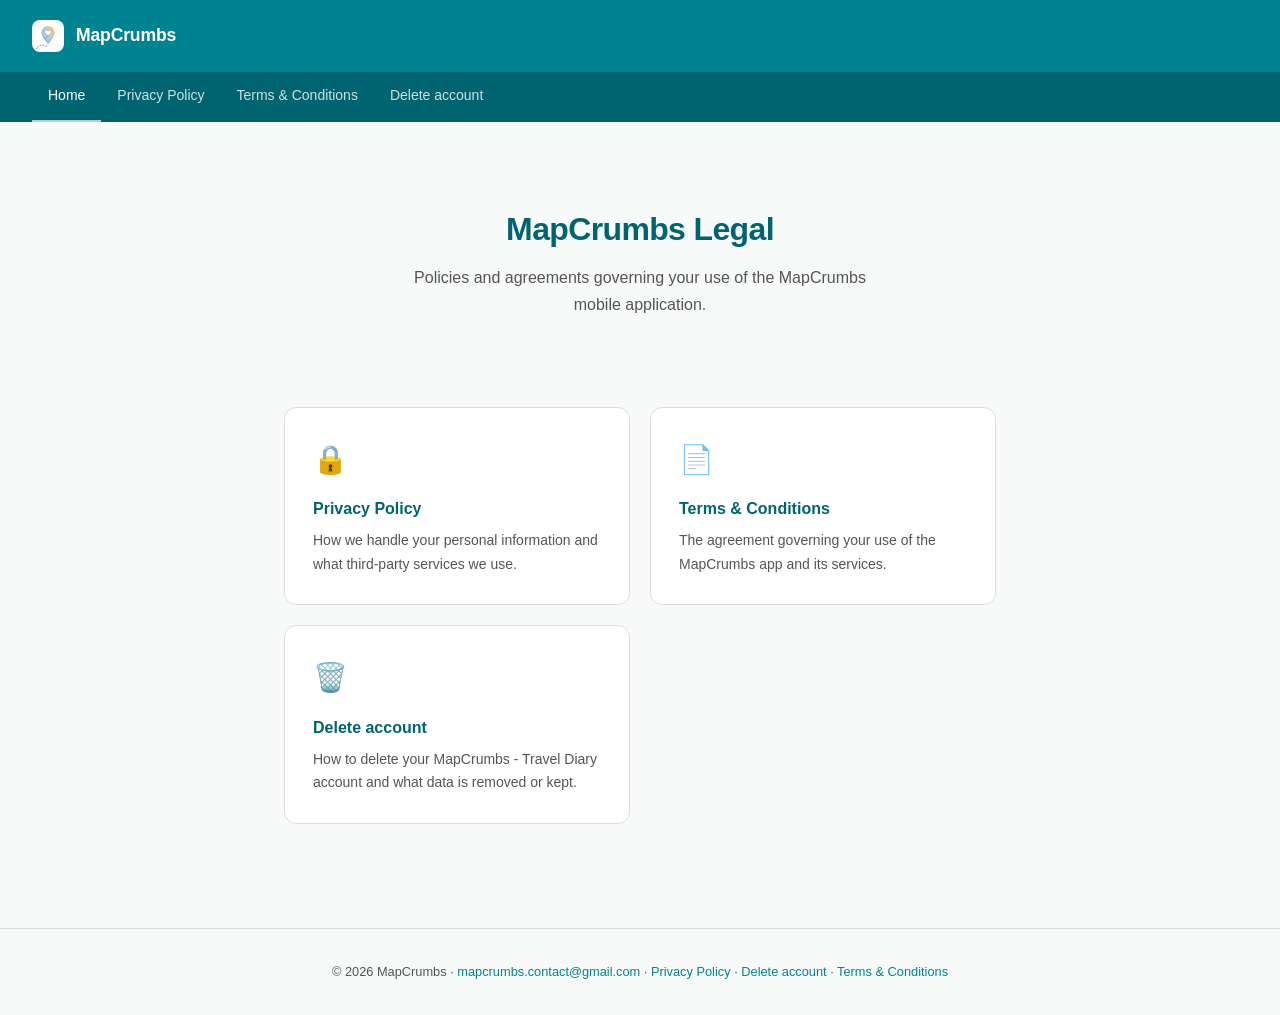
<file: index.html>
<!DOCTYPE html>
<html lang="en">
<head>
  <meta charset="UTF-8" />
  <meta name="viewport" content="width=device-width, initial-scale=1.0" />
  <title>MapCrumbs – Legal</title>
  <link rel="stylesheet" href="style.css" />
</head>
<body>

<header>
  <img src="icon.png" alt="MapCrumbs" style="width:32px;height:32px;border-radius:8px;" />
  <a href="index.html">MapCrumbs</a>
</header>

<nav>
  <a href="index.html" class="active">Home</a>
  <a href="privacy-policy.html">Privacy Policy</a>
  <a href="terms-and-conditions.html">Terms &amp; Conditions</a>
  <a href="delete-account.html">Delete account</a>
</nav>

<main>
  <div class="hero">
    <h1>MapCrumbs Legal</h1>
    <p>Policies and agreements governing your use of the MapCrumbs mobile application.</p>
  </div>

  <div class="home-grid">
    <a href="privacy-policy.html" class="home-card">
      <div class="icon">🔒</div>
      <h2>Privacy Policy</h2>
      <p>How we handle your personal information and what third-party services we use.</p>
    </a>
    <a href="terms-and-conditions.html" class="home-card">
      <div class="icon">📄</div>
      <h2>Terms &amp; Conditions</h2>
      <p>The agreement governing your use of the MapCrumbs app and its services.</p>
    </a>
    <a href="delete-account.html" class="home-card">
      <div class="icon">🗑️</div>
      <h2>Delete account</h2>
      <p>How to delete your MapCrumbs - Travel Diary account and what data is removed or kept.</p>
    </a>
  </div>
</main>

<footer>
  <p>© 2026 MapCrumbs · <a href="mailto:mapcrumbs.contact@gmail.com">mapcrumbs.contact@gmail.com</a> · <a href="privacy-policy.html">Privacy Policy</a> · <a href="delete-account.html">Delete account</a> · <a href="terms-and-conditions.html">Terms &amp; Conditions</a></p>
</footer>

</body>
</html>
</file>
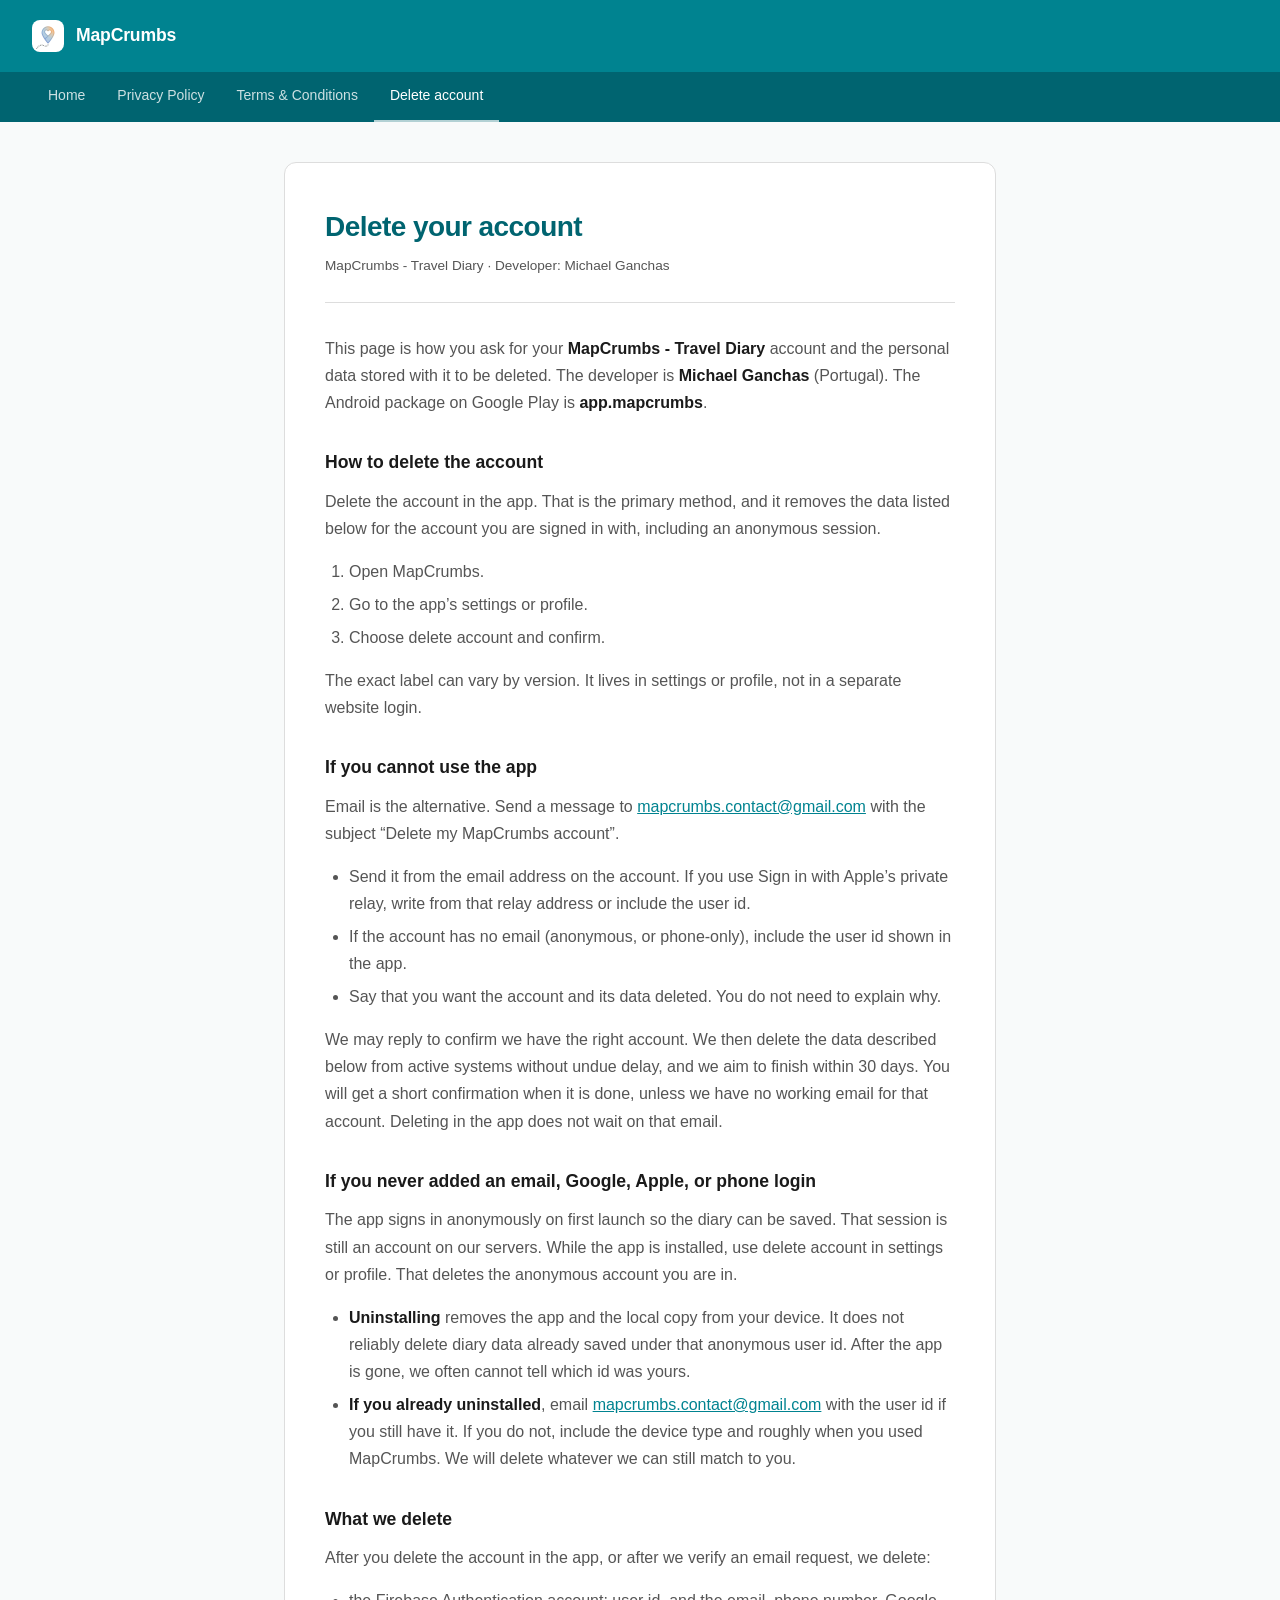
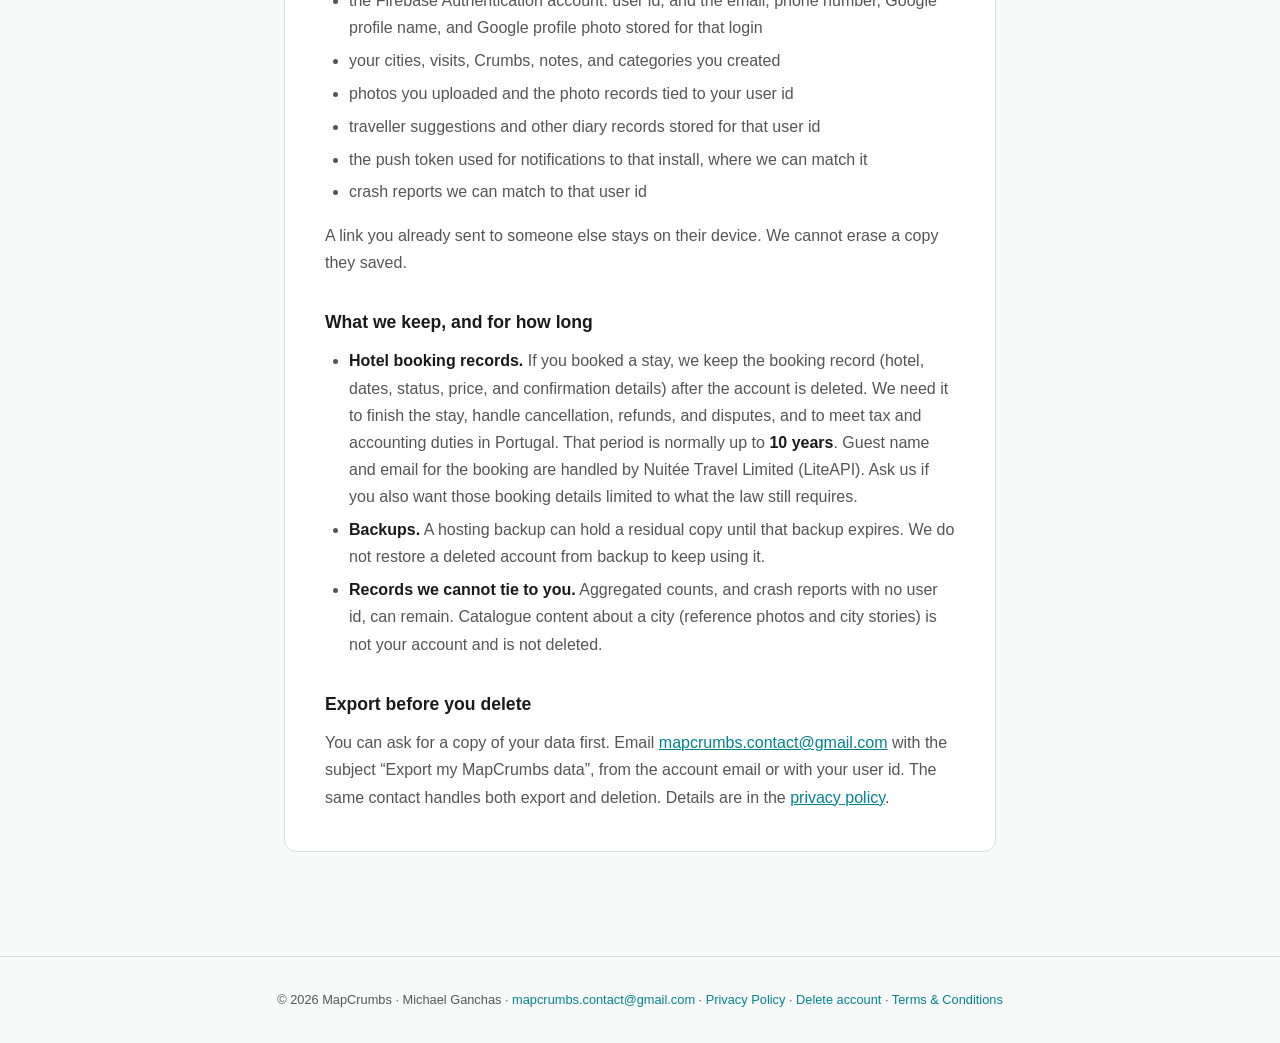
<file: delete-account.html>
<!DOCTYPE html>
<html lang="en">
<head>
  <meta charset="UTF-8" />
  <meta name="viewport" content="width=device-width, initial-scale=1.0" />
  <title>Delete your account – MapCrumbs - Travel Diary</title>
  <link rel="stylesheet" href="style.css" />
</head>
<body>

<header>
  <img src="icon.png" alt="MapCrumbs" style="width:32px;height:32px;border-radius:8px;" />
  <a href="index.html">MapCrumbs</a>
</header>

<nav>
  <a href="index.html">Home</a>
  <a href="privacy-policy.html">Privacy Policy</a>
  <a href="terms-and-conditions.html">Terms &amp; Conditions</a>
  <a href="delete-account.html" class="active">Delete account</a>
</nav>

<main>
  <div class="card">
    <h1>Delete your account</h1>
    <p class="meta">MapCrumbs - Travel Diary · Developer: Michael Ganchas</p>

    <p>This page is how you ask for your <strong>MapCrumbs - Travel Diary</strong> account and the personal data stored with it to be deleted. The developer is <strong>Michael Ganchas</strong> (Portugal). The Android package on Google Play is <strong>app.mapcrumbs</strong>.</p>

    <h2>How to delete the account</h2>
    <p>Delete the account in the app. That is the primary method, and it removes the data listed below for the account you are signed in with, including an anonymous session.</p>
    <ol>
      <li>Open MapCrumbs.</li>
      <li>Go to the app’s settings or profile.</li>
      <li>Choose delete account and confirm.</li>
    </ol>
    <p>The exact label can vary by version. It lives in settings or profile, not in a separate website login.</p>

    <h2>If you cannot use the app</h2>
    <p>Email is the alternative. Send a message to <a class="inline" href="mailto:mapcrumbs.contact@gmail.com?subject=Delete%20my%20MapCrumbs%20account">mapcrumbs.contact@gmail.com</a> with the subject “Delete my MapCrumbs account”.</p>
    <ul>
      <li>Send it from the email address on the account. If you use Sign in with Apple’s private relay, write from that relay address or include the user id.</li>
      <li>If the account has no email (anonymous, or phone-only), include the user id shown in the app.</li>
      <li>Say that you want the account and its data deleted. You do not need to explain why.</li>
    </ul>
    <p>We may reply to confirm we have the right account. We then delete the data described below from active systems without undue delay, and we aim to finish within 30 days. You will get a short confirmation when it is done, unless we have no working email for that account. Deleting in the app does not wait on that email.</p>

    <h2>If you never added an email, Google, Apple, or phone login</h2>
    <p>The app signs in anonymously on first launch so the diary can be saved. That session is still an account on our servers. While the app is installed, use delete account in settings or profile. That deletes the anonymous account you are in.</p>
    <ul>
      <li><strong>Uninstalling</strong> removes the app and the local copy from your device. It does not reliably delete diary data already saved under that anonymous user id. After the app is gone, we often cannot tell which id was yours.</li>
      <li><strong>If you already uninstalled</strong>, email <a class="inline" href="mailto:mapcrumbs.contact@gmail.com">mapcrumbs.contact@gmail.com</a> with the user id if you still have it. If you do not, include the device type and roughly when you used MapCrumbs. We will delete whatever we can still match to you.</li>
    </ul>

    <h2>What we delete</h2>
    <p>After you delete the account in the app, or after we verify an email request, we delete:</p>
    <ul>
      <li>the Firebase Authentication account: user id, and the email, phone number, Google profile name, and Google profile photo stored for that login</li>
      <li>your cities, visits, Crumbs, notes, and categories you created</li>
      <li>photos you uploaded and the photo records tied to your user id</li>
      <li>traveller suggestions and other diary records stored for that user id</li>
      <li>the push token used for notifications to that install, where we can match it</li>
      <li>crash reports we can match to that user id</li>
    </ul>
    <p>A link you already sent to someone else stays on their device. We cannot erase a copy they saved.</p>

    <h2>What we keep, and for how long</h2>
    <ul>
      <li><strong>Hotel booking records.</strong> If you booked a stay, we keep the booking record (hotel, dates, status, price, and confirmation details) after the account is deleted. We need it to finish the stay, handle cancellation, refunds, and disputes, and to meet tax and accounting duties in Portugal. That period is normally up to <strong>10 years</strong>. Guest name and email for the booking are handled by Nuitée Travel Limited (LiteAPI). Ask us if you also want those booking details limited to what the law still requires.</li>
      <li><strong>Backups.</strong> A hosting backup can hold a residual copy until that backup expires. We do not restore a deleted account from backup to keep using it.</li>
      <li><strong>Records we cannot tie to you.</strong> Aggregated counts, and crash reports with no user id, can remain. Catalogue content about a city (reference photos and city stories) is not your account and is not deleted.</li>
    </ul>

    <h2>Export before you delete</h2>
    <p>You can ask for a copy of your data first. Email <a class="inline" href="mailto:mapcrumbs.contact@gmail.com">mapcrumbs.contact@gmail.com</a> with the subject “Export my MapCrumbs data”, from the account email or with your user id. The same contact handles both export and deletion. Details are in the <a class="inline" href="privacy-policy.html">privacy policy</a>.</p>
  </div>
</main>

<footer>
  <p>© 2026 MapCrumbs · Michael Ganchas · <a href="mailto:mapcrumbs.contact@gmail.com">mapcrumbs.contact@gmail.com</a> · <a href="privacy-policy.html">Privacy Policy</a> · <a href="delete-account.html">Delete account</a> · <a href="terms-and-conditions.html">Terms &amp; Conditions</a></p>
</footer>

</body>
</html>
</file>
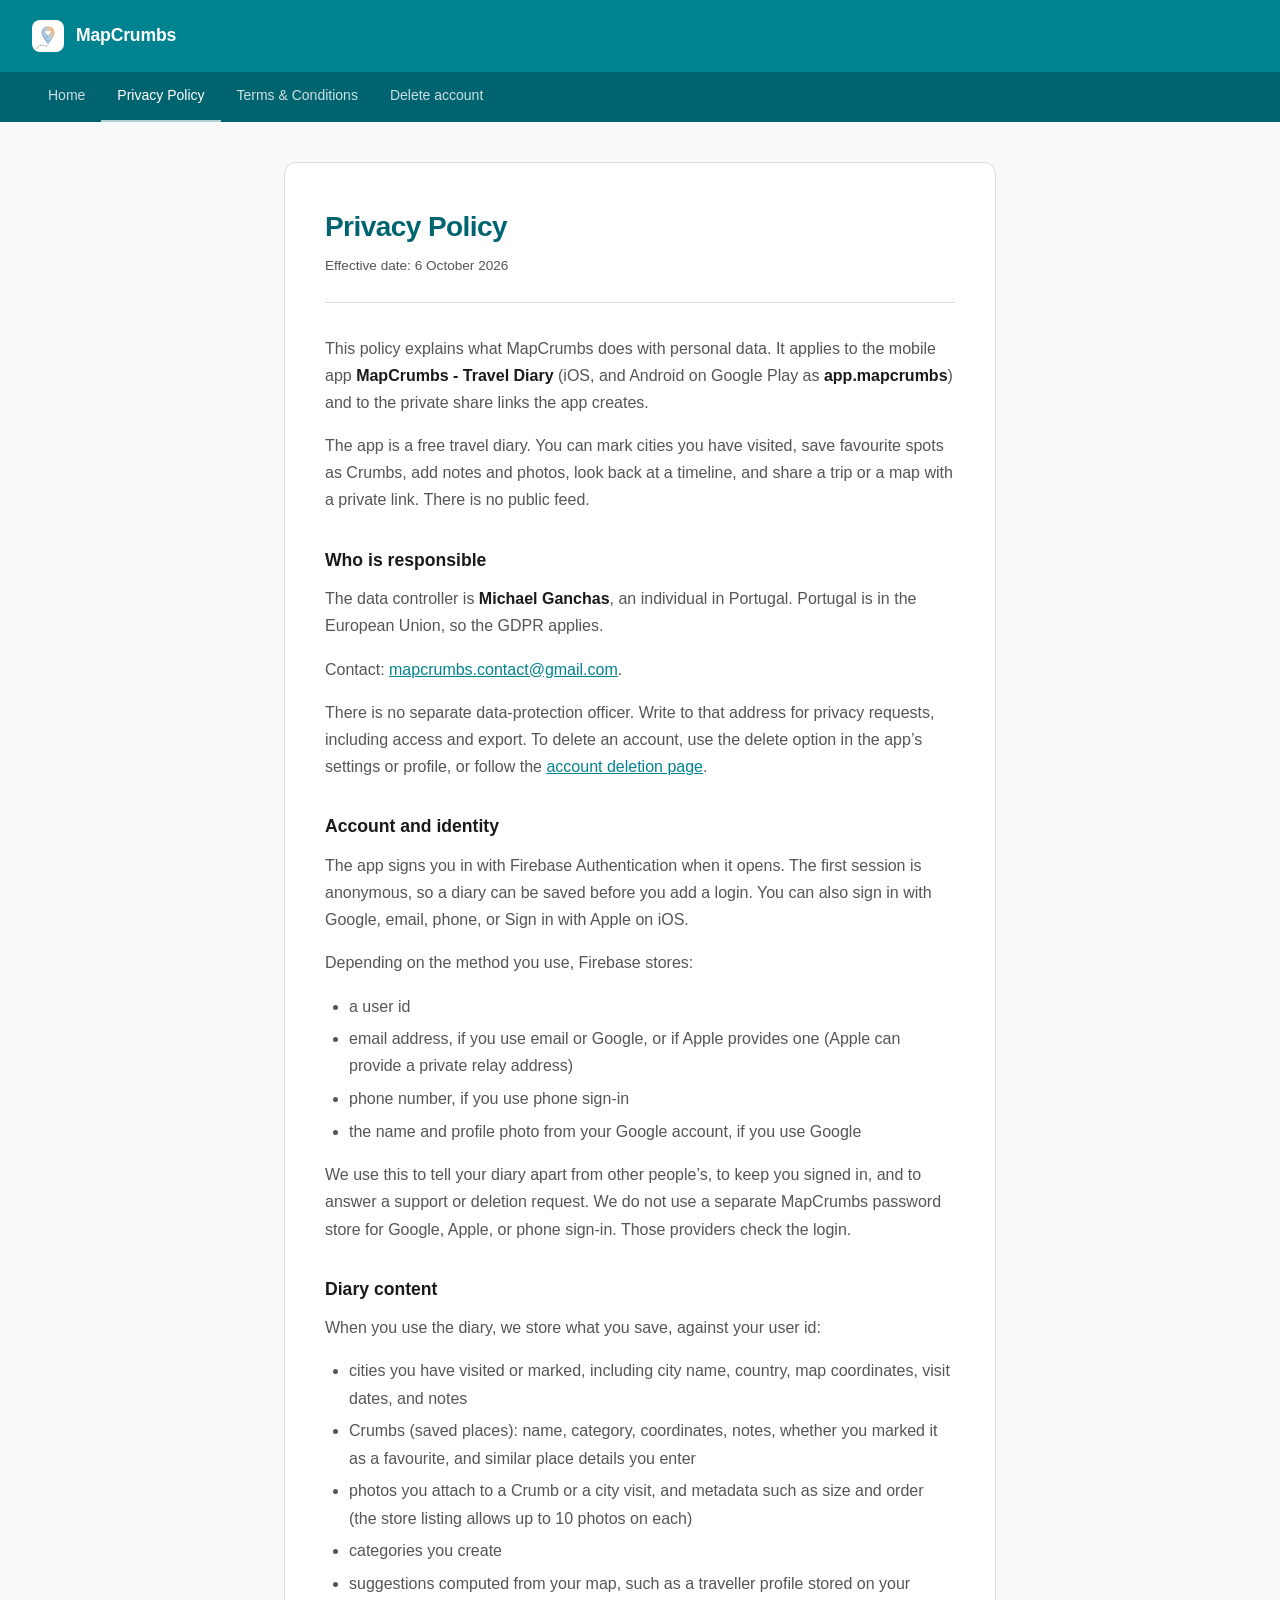
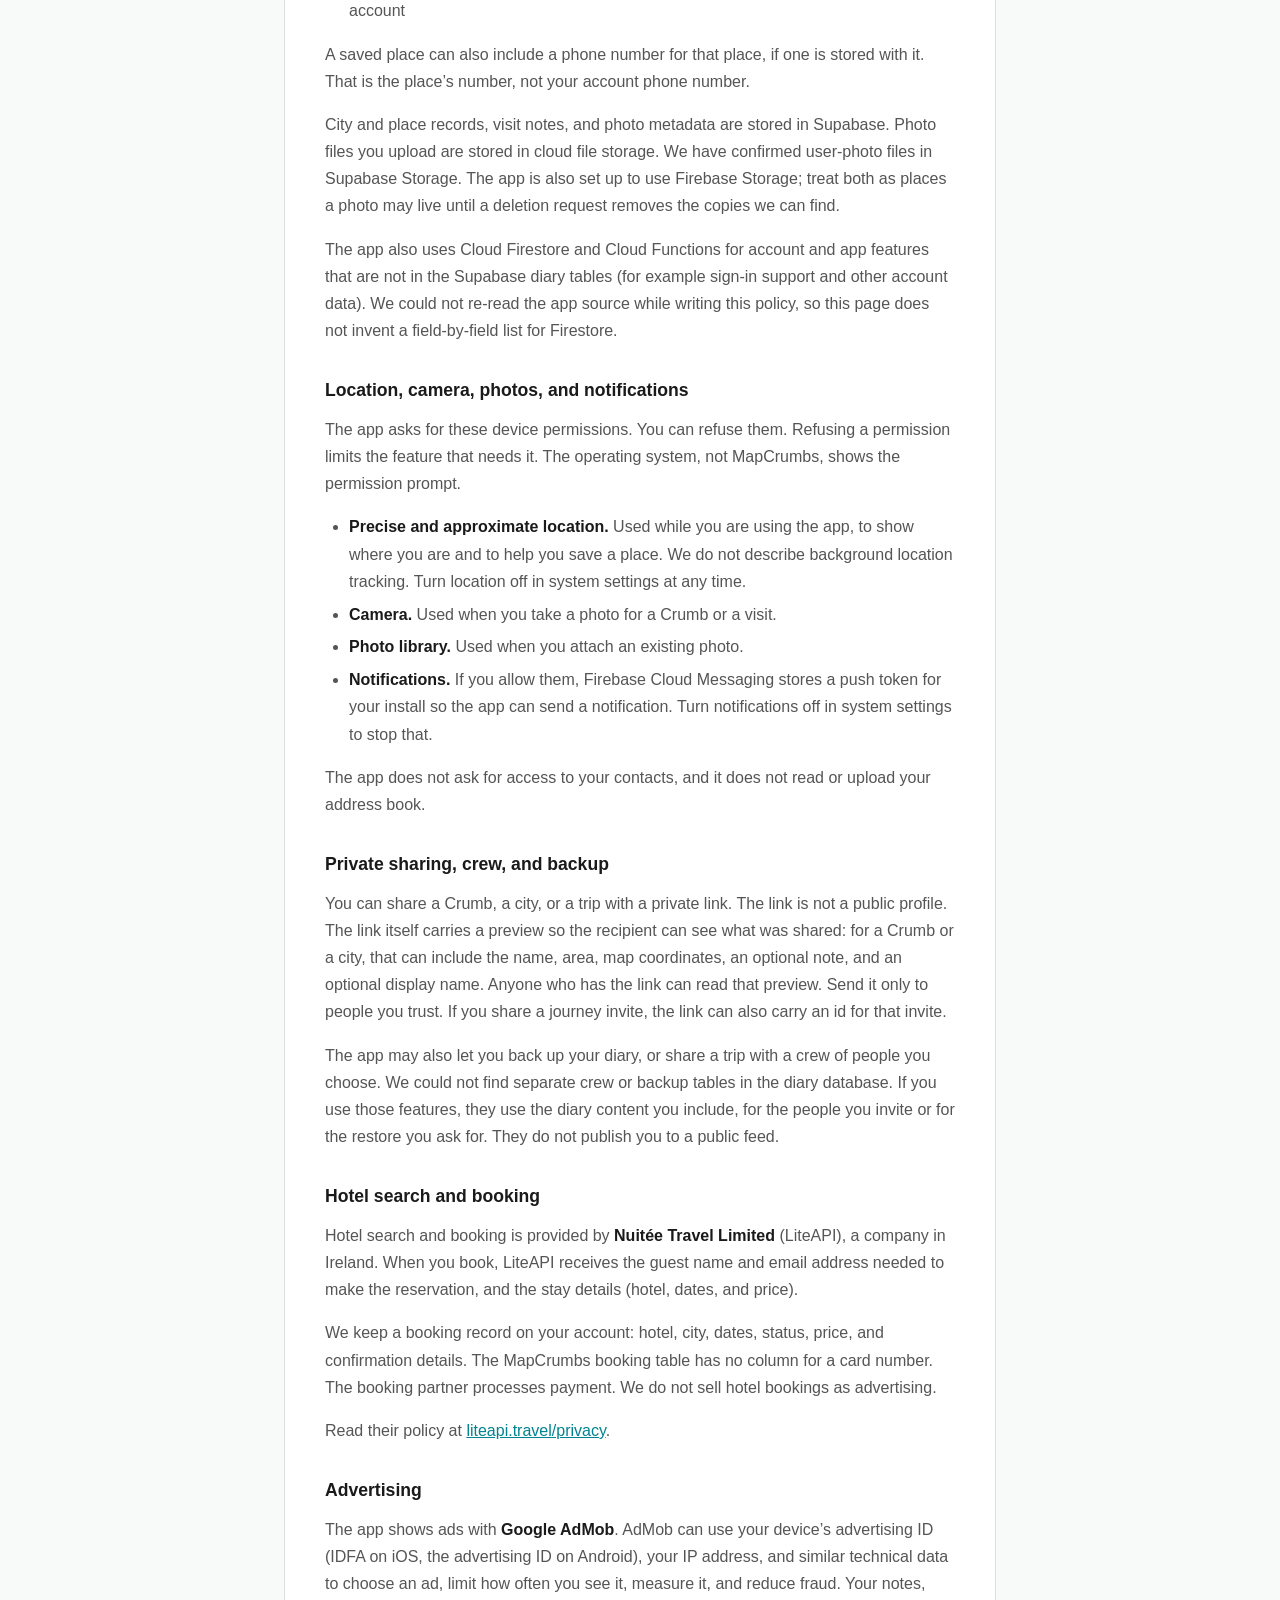
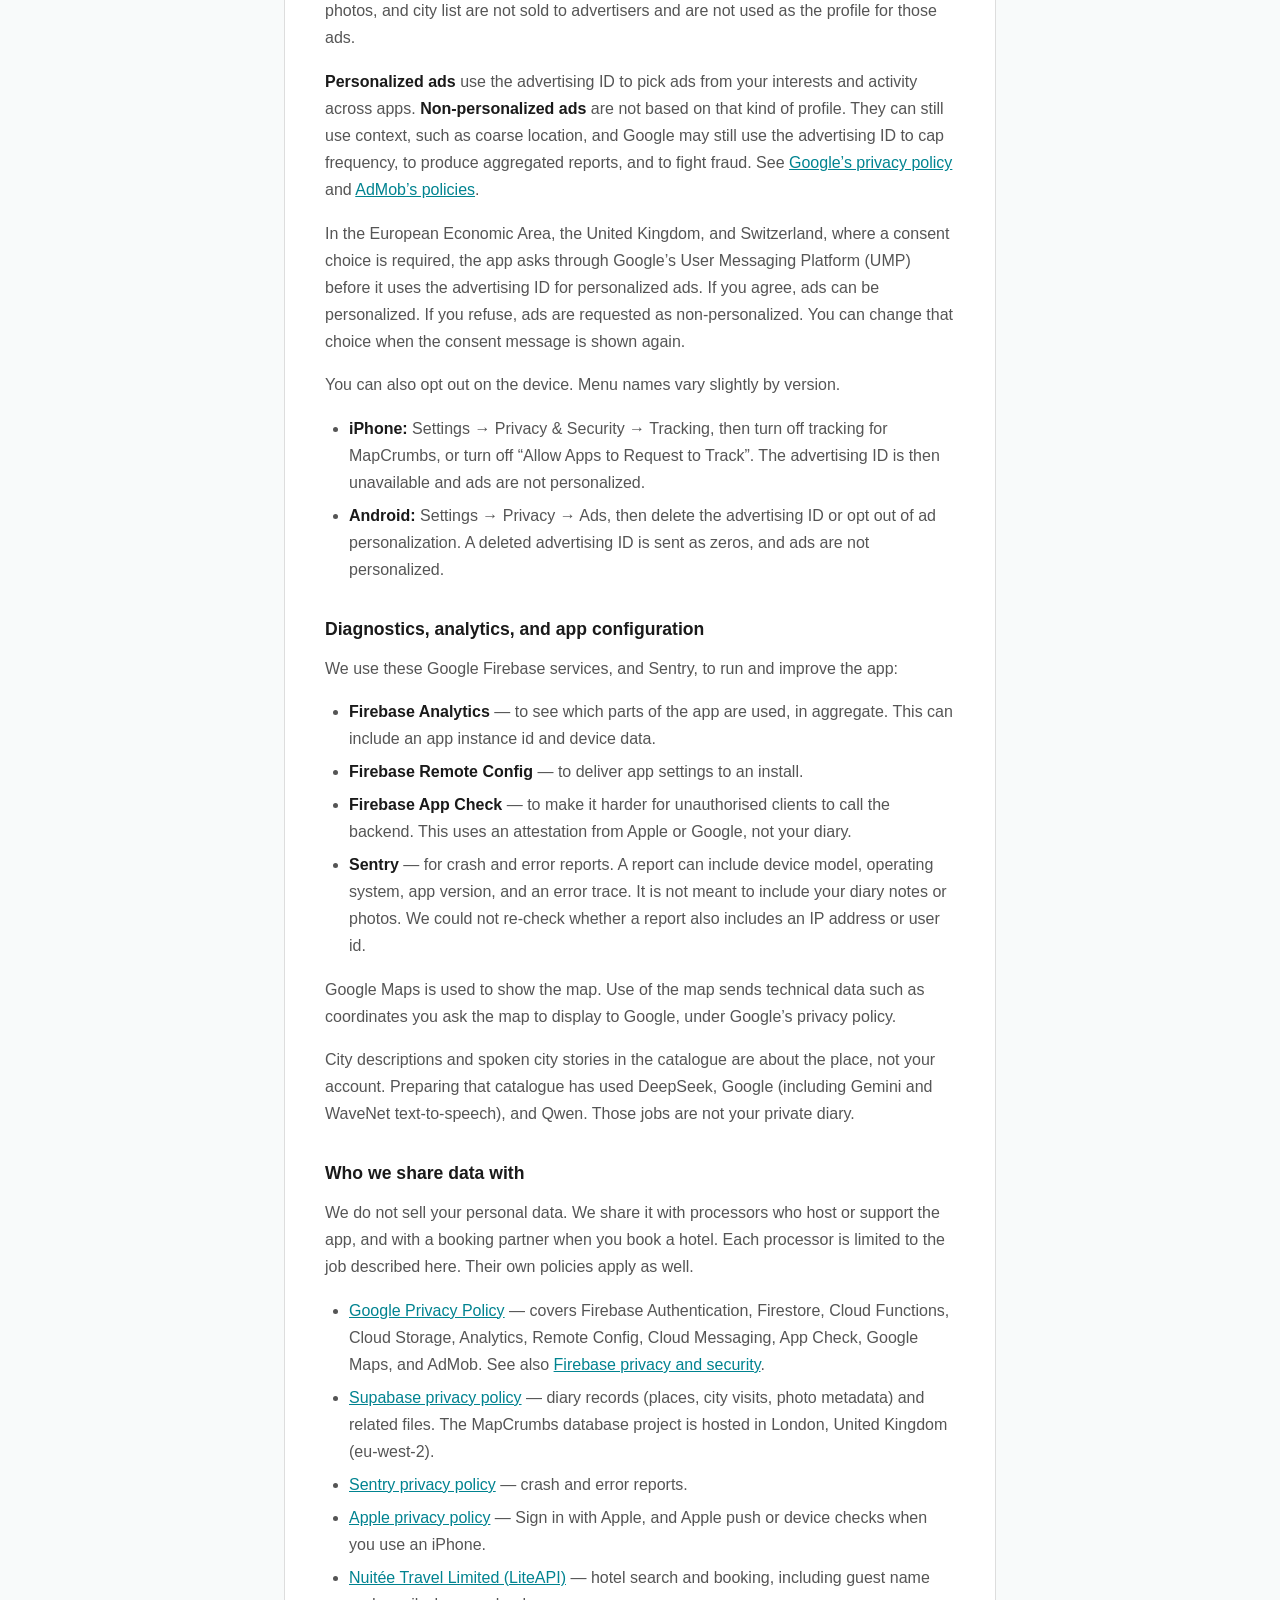
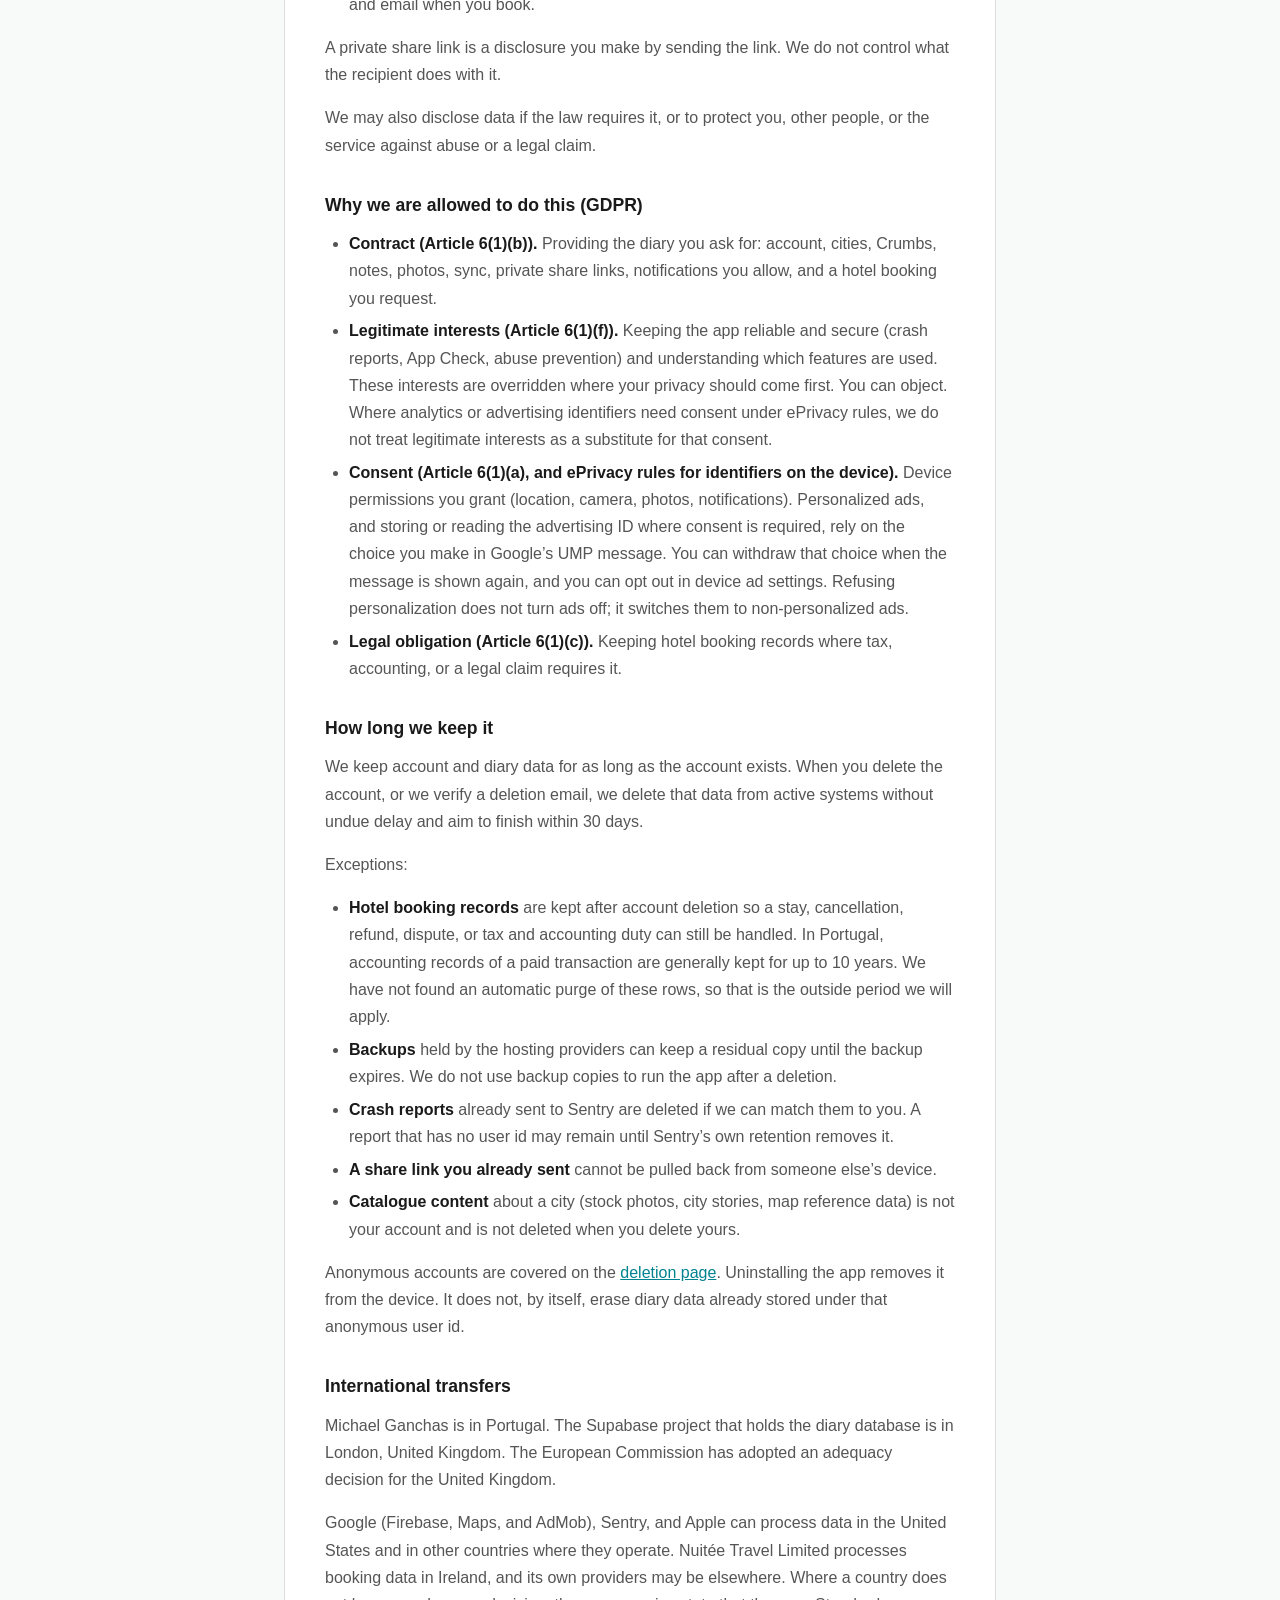
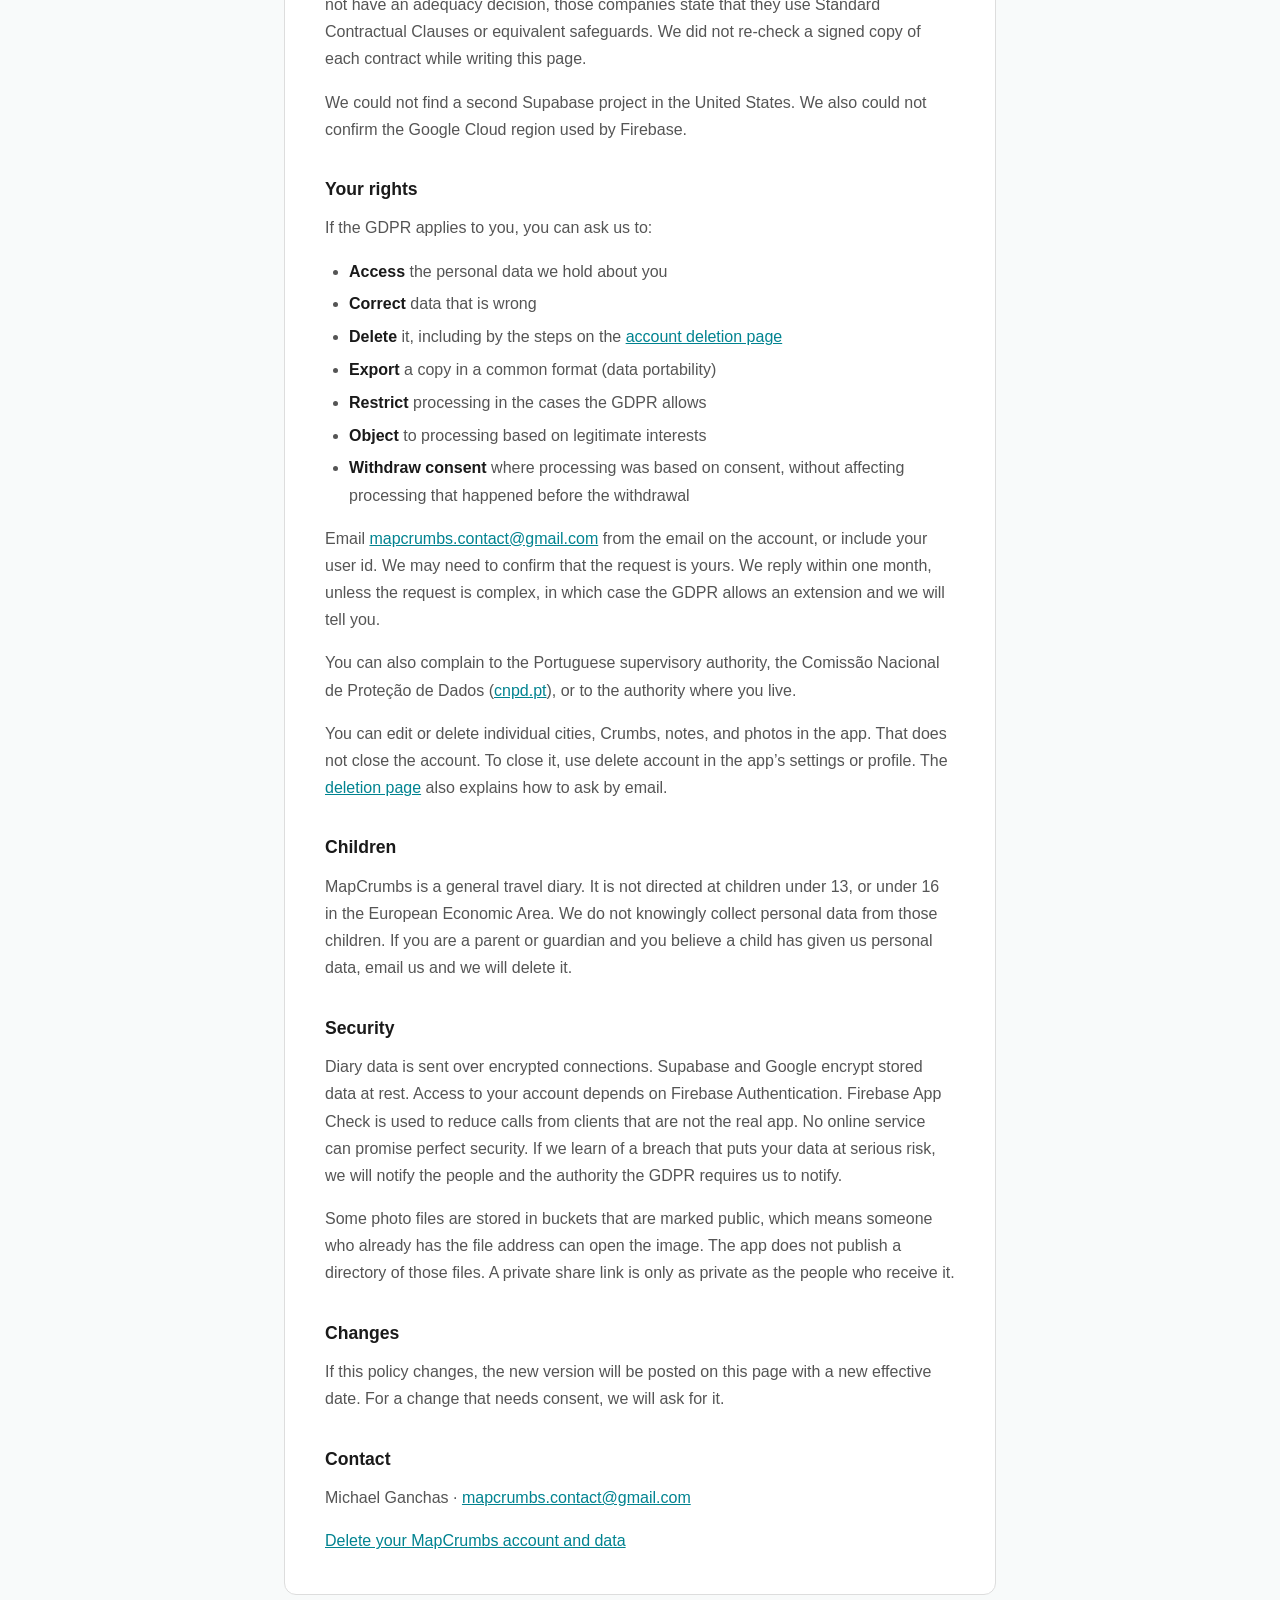
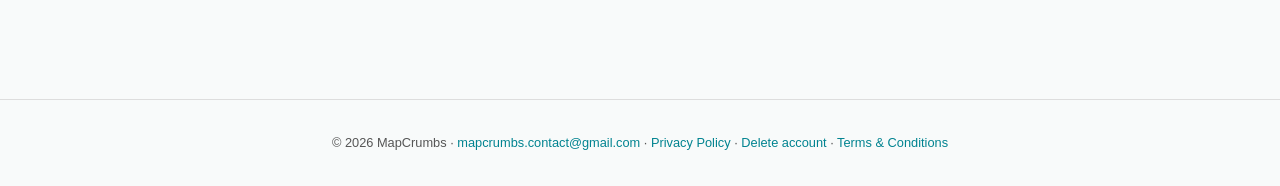
<file: privacy-policy.html>
<!DOCTYPE html>
<html lang="en">
<head>
  <meta charset="UTF-8" />
  <meta name="viewport" content="width=device-width, initial-scale=1.0" />
  <title>Privacy Policy – MapCrumbs</title>
  <link rel="stylesheet" href="style.css" />
</head>
<body>

<header>
  <img src="icon.png" alt="MapCrumbs" style="width:32px;height:32px;border-radius:8px;" />
  <a href="index.html">MapCrumbs</a>
</header>

<nav>
  <a href="index.html">Home</a>
  <a href="privacy-policy.html" class="active">Privacy Policy</a>
  <a href="terms-and-conditions.html">Terms &amp; Conditions</a>
  <a href="delete-account.html">Delete account</a>
</nav>

<main>
  <div class="card">
    <h1>Privacy Policy</h1>
    <p class="meta">Effective date: 6 October 2026</p>

    <p>This policy explains what MapCrumbs does with personal data. It applies to the mobile app <strong>MapCrumbs - Travel Diary</strong> (iOS, and Android on Google Play as <strong>app.mapcrumbs</strong>) and to the private share links the app creates.</p>

    <p>The app is a free travel diary. You can mark cities you have visited, save favourite spots as Crumbs, add notes and photos, look back at a timeline, and share a trip or a map with a private link. There is no public feed.</p>

    <h2>Who is responsible</h2>
    <p>The data controller is <strong>Michael Ganchas</strong>, an individual in Portugal. Portugal is in the European Union, so the GDPR applies.</p>
    <p>Contact: <a class="inline" href="mailto:mapcrumbs.contact@gmail.com">mapcrumbs.contact@gmail.com</a>.</p>
    <p>There is no separate data-protection officer. Write to that address for privacy requests, including access and export. To delete an account, use the delete option in the app’s settings or profile, or follow the <a class="inline" href="delete-account.html">account deletion page</a>.</p>

    <h2>Account and identity</h2>
    <p>The app signs you in with Firebase Authentication when it opens. The first session is anonymous, so a diary can be saved before you add a login. You can also sign in with Google, email, phone, or Sign in with Apple on iOS.</p>
    <p>Depending on the method you use, Firebase stores:</p>
    <ul>
      <li>a user id</li>
      <li>email address, if you use email or Google, or if Apple provides one (Apple can provide a private relay address)</li>
      <li>phone number, if you use phone sign-in</li>
      <li>the name and profile photo from your Google account, if you use Google</li>
    </ul>
    <p>We use this to tell your diary apart from other people’s, to keep you signed in, and to answer a support or deletion request. We do not use a separate MapCrumbs password store for Google, Apple, or phone sign-in. Those providers check the login.</p>

    <h2>Diary content</h2>
    <p>When you use the diary, we store what you save, against your user id:</p>
    <ul>
      <li>cities you have visited or marked, including city name, country, map coordinates, visit dates, and notes</li>
      <li>Crumbs (saved places): name, category, coordinates, notes, whether you marked it as a favourite, and similar place details you enter</li>
      <li>photos you attach to a Crumb or a city visit, and metadata such as size and order (the store listing allows up to 10 photos on each)</li>
      <li>categories you create</li>
      <li>suggestions computed from your map, such as a traveller profile stored on your account</li>
    </ul>
    <p>A saved place can also include a phone number for that place, if one is stored with it. That is the place’s number, not your account phone number.</p>
    <p>City and place records, visit notes, and photo metadata are stored in Supabase. Photo files you upload are stored in cloud file storage. We have confirmed user-photo files in Supabase Storage. The app is also set up to use Firebase Storage; treat both as places a photo may live until a deletion request removes the copies we can find.</p>
    <p>The app also uses Cloud Firestore and Cloud Functions for account and app features that are not in the Supabase diary tables (for example sign-in support and other account data). We could not re-read the app source while writing this policy, so this page does not invent a field-by-field list for Firestore.</p>

    <h2>Location, camera, photos, and notifications</h2>
    <p>The app asks for these device permissions. You can refuse them. Refusing a permission limits the feature that needs it. The operating system, not MapCrumbs, shows the permission prompt.</p>
    <ul>
      <li><strong>Precise and approximate location.</strong> Used while you are using the app, to show where you are and to help you save a place. We do not describe background location tracking. Turn location off in system settings at any time.</li>
      <li><strong>Camera.</strong> Used when you take a photo for a Crumb or a visit.</li>
      <li><strong>Photo library.</strong> Used when you attach an existing photo.</li>
      <li><strong>Notifications.</strong> If you allow them, Firebase Cloud Messaging stores a push token for your install so the app can send a notification. Turn notifications off in system settings to stop that.</li>
    </ul>
    <p>The app does not ask for access to your contacts, and it does not read or upload your address book.</p>

    <h2>Private sharing, crew, and backup</h2>
    <p>You can share a Crumb, a city, or a trip with a private link. The link is not a public profile. The link itself carries a preview so the recipient can see what was shared: for a Crumb or a city, that can include the name, area, map coordinates, an optional note, and an optional display name. Anyone who has the link can read that preview. Send it only to people you trust. If you share a journey invite, the link can also carry an id for that invite.</p>
    <p>The app may also let you back up your diary, or share a trip with a crew of people you choose. We could not find separate crew or backup tables in the diary database. If you use those features, they use the diary content you include, for the people you invite or for the restore you ask for. They do not publish you to a public feed.</p>

    <h2>Hotel search and booking</h2>
    <p>Hotel search and booking is provided by <strong>Nuitée Travel Limited</strong> (LiteAPI), a company in Ireland. When you book, LiteAPI receives the guest name and email address needed to make the reservation, and the stay details (hotel, dates, and price).</p>
    <p>We keep a booking record on your account: hotel, city, dates, status, price, and confirmation details. The MapCrumbs booking table has no column for a card number. The booking partner processes payment. We do not sell hotel bookings as advertising.</p>
    <p>Read their policy at <a class="inline" href="https://liteapi.travel/privacy/" target="_blank" rel="noopener">liteapi.travel/privacy</a>.</p>

    <h2>Advertising</h2>
    <p>The app shows ads with <strong>Google AdMob</strong>. AdMob can use your device’s advertising ID (IDFA on iOS, the advertising ID on Android), your IP address, and similar technical data to choose an ad, limit how often you see it, measure it, and reduce fraud. Your notes, photos, and city list are not sold to advertisers and are not used as the profile for those ads.</p>
    <p><strong>Personalized ads</strong> use the advertising ID to pick ads from your interests and activity across apps. <strong>Non-personalized ads</strong> are not based on that kind of profile. They can still use context, such as coarse location, and Google may still use the advertising ID to cap frequency, to produce aggregated reports, and to fight fraud. See <a class="inline" href="https://policies.google.com/privacy" target="_blank" rel="noopener">Google’s privacy policy</a> and <a class="inline" href="https://support.google.com/admob/answer/6128543" target="_blank" rel="noopener">AdMob’s policies</a>.</p>
    <p>In the European Economic Area, the United Kingdom, and Switzerland, where a consent choice is required, the app asks through Google’s User Messaging Platform (UMP) before it uses the advertising ID for personalized ads. If you agree, ads can be personalized. If you refuse, ads are requested as non-personalized. You can change that choice when the consent message is shown again.</p>
    <p>You can also opt out on the device. Menu names vary slightly by version.</p>
    <ul>
      <li><strong>iPhone:</strong> Settings → Privacy &amp; Security → Tracking, then turn off tracking for MapCrumbs, or turn off “Allow Apps to Request to Track”. The advertising ID is then unavailable and ads are not personalized.</li>
      <li><strong>Android:</strong> Settings → Privacy → Ads, then delete the advertising ID or opt out of ad personalization. A deleted advertising ID is sent as zeros, and ads are not personalized.</li>
    </ul>

    <h2>Diagnostics, analytics, and app configuration</h2>
    <p>We use these Google Firebase services, and Sentry, to run and improve the app:</p>
    <ul>
      <li><strong>Firebase Analytics</strong> — to see which parts of the app are used, in aggregate. This can include an app instance id and device data.</li>
      <li><strong>Firebase Remote Config</strong> — to deliver app settings to an install.</li>
      <li><strong>Firebase App Check</strong> — to make it harder for unauthorised clients to call the backend. This uses an attestation from Apple or Google, not your diary.</li>
      <li><strong>Sentry</strong> — for crash and error reports. A report can include device model, operating system, app version, and an error trace. It is not meant to include your diary notes or photos. We could not re-check whether a report also includes an IP address or user id.</li>
    </ul>
    <p>Google Maps is used to show the map. Use of the map sends technical data such as coordinates you ask the map to display to Google, under Google’s privacy policy.</p>
    <p>City descriptions and spoken city stories in the catalogue are about the place, not your account. Preparing that catalogue has used DeepSeek, Google (including Gemini and WaveNet text-to-speech), and Qwen. Those jobs are not your private diary.</p>

    <h2>Who we share data with</h2>
    <p>We do not sell your personal data. We share it with processors who host or support the app, and with a booking partner when you book a hotel. Each processor is limited to the job described here. Their own policies apply as well.</p>
    <ul>
      <li><a class="inline" href="https://policies.google.com/privacy" target="_blank" rel="noopener">Google Privacy Policy</a> — covers Firebase Authentication, Firestore, Cloud Functions, Cloud Storage, Analytics, Remote Config, Cloud Messaging, App Check, Google Maps, and AdMob. See also <a class="inline" href="https://firebase.google.com/support/privacy" target="_blank" rel="noopener">Firebase privacy and security</a>.</li>
      <li><a class="inline" href="https://supabase.com/privacy" target="_blank" rel="noopener">Supabase privacy policy</a> — diary records (places, city visits, photo metadata) and related files. The MapCrumbs database project is hosted in London, United Kingdom (eu-west-2).</li>
      <li><a class="inline" href="https://sentry.io/privacy/" target="_blank" rel="noopener">Sentry privacy policy</a> — crash and error reports.</li>
      <li><a class="inline" href="https://www.apple.com/legal/privacy/" target="_blank" rel="noopener">Apple privacy policy</a> — Sign in with Apple, and Apple push or device checks when you use an iPhone.</li>
      <li><a class="inline" href="https://liteapi.travel/privacy/" target="_blank" rel="noopener">Nuitée Travel Limited (LiteAPI)</a> — hotel search and booking, including guest name and email when you book.</li>
    </ul>
    <p>A private share link is a disclosure you make by sending the link. We do not control what the recipient does with it.</p>
    <p>We may also disclose data if the law requires it, or to protect you, other people, or the service against abuse or a legal claim.</p>

    <h2>Why we are allowed to do this (GDPR)</h2>
    <ul>
      <li><strong>Contract (Article 6(1)(b)).</strong> Providing the diary you ask for: account, cities, Crumbs, notes, photos, sync, private share links, notifications you allow, and a hotel booking you request.</li>
      <li><strong>Legitimate interests (Article 6(1)(f)).</strong> Keeping the app reliable and secure (crash reports, App Check, abuse prevention) and understanding which features are used. These interests are overridden where your privacy should come first. You can object. Where analytics or advertising identifiers need consent under ePrivacy rules, we do not treat legitimate interests as a substitute for that consent.</li>
      <li><strong>Consent (Article 6(1)(a), and ePrivacy rules for identifiers on the device).</strong> Device permissions you grant (location, camera, photos, notifications). Personalized ads, and storing or reading the advertising ID where consent is required, rely on the choice you make in Google’s UMP message. You can withdraw that choice when the message is shown again, and you can opt out in device ad settings. Refusing personalization does not turn ads off; it switches them to non-personalized ads.</li>
      <li><strong>Legal obligation (Article 6(1)(c)).</strong> Keeping hotel booking records where tax, accounting, or a legal claim requires it.</li>
    </ul>

    <h2>How long we keep it</h2>
    <p>We keep account and diary data for as long as the account exists. When you delete the account, or we verify a deletion email, we delete that data from active systems without undue delay and aim to finish within 30 days.</p>
    <p>Exceptions:</p>
    <ul>
      <li><strong>Hotel booking records</strong> are kept after account deletion so a stay, cancellation, refund, dispute, or tax and accounting duty can still be handled. In Portugal, accounting records of a paid transaction are generally kept for up to 10 years. We have not found an automatic purge of these rows, so that is the outside period we will apply.</li>
      <li><strong>Backups</strong> held by the hosting providers can keep a residual copy until the backup expires. We do not use backup copies to run the app after a deletion.</li>
      <li><strong>Crash reports</strong> already sent to Sentry are deleted if we can match them to you. A report that has no user id may remain until Sentry’s own retention removes it.</li>
      <li><strong>A share link you already sent</strong> cannot be pulled back from someone else’s device.</li>
      <li><strong>Catalogue content</strong> about a city (stock photos, city stories, map reference data) is not your account and is not deleted when you delete yours.</li>
    </ul>
    <p>Anonymous accounts are covered on the <a class="inline" href="delete-account.html">deletion page</a>. Uninstalling the app removes it from the device. It does not, by itself, erase diary data already stored under that anonymous user id.</p>

    <h2>International transfers</h2>
    <p>Michael Ganchas is in Portugal. The Supabase project that holds the diary database is in London, United Kingdom. The European Commission has adopted an adequacy decision for the United Kingdom.</p>
    <p>Google (Firebase, Maps, and AdMob), Sentry, and Apple can process data in the United States and in other countries where they operate. Nuitée Travel Limited processes booking data in Ireland, and its own providers may be elsewhere. Where a country does not have an adequacy decision, those companies state that they use Standard Contractual Clauses or equivalent safeguards. We did not re-check a signed copy of each contract while writing this page.</p>
    <p>We could not find a second Supabase project in the United States. We also could not confirm the Google Cloud region used by Firebase.</p>

    <h2>Your rights</h2>
    <p>If the GDPR applies to you, you can ask us to:</p>
    <ul>
      <li><strong>Access</strong> the personal data we hold about you</li>
      <li><strong>Correct</strong> data that is wrong</li>
      <li><strong>Delete</strong> it, including by the steps on the <a class="inline" href="delete-account.html">account deletion page</a></li>
      <li><strong>Export</strong> a copy in a common format (data portability)</li>
      <li><strong>Restrict</strong> processing in the cases the GDPR allows</li>
      <li><strong>Object</strong> to processing based on legitimate interests</li>
      <li><strong>Withdraw consent</strong> where processing was based on consent, without affecting processing that happened before the withdrawal</li>
    </ul>
    <p>Email <a class="inline" href="mailto:mapcrumbs.contact@gmail.com">mapcrumbs.contact@gmail.com</a> from the email on the account, or include your user id. We may need to confirm that the request is yours. We reply within one month, unless the request is complex, in which case the GDPR allows an extension and we will tell you.</p>
    <p>You can also complain to the Portuguese supervisory authority, the Comissão Nacional de Proteção de Dados (<a class="inline" href="https://www.cnpd.pt/" target="_blank" rel="noopener">cnpd.pt</a>), or to the authority where you live.</p>
    <p>You can edit or delete individual cities, Crumbs, notes, and photos in the app. That does not close the account. To close it, use delete account in the app’s settings or profile. The <a class="inline" href="delete-account.html">deletion page</a> also explains how to ask by email.</p>

    <h2>Children</h2>
    <p>MapCrumbs is a general travel diary. It is not directed at children under 13, or under 16 in the European Economic Area. We do not knowingly collect personal data from those children. If you are a parent or guardian and you believe a child has given us personal data, email us and we will delete it.</p>

    <h2>Security</h2>
    <p>Diary data is sent over encrypted connections. Supabase and Google encrypt stored data at rest. Access to your account depends on Firebase Authentication. Firebase App Check is used to reduce calls from clients that are not the real app. No online service can promise perfect security. If we learn of a breach that puts your data at serious risk, we will notify the people and the authority the GDPR requires us to notify.</p>
    <p>Some photo files are stored in buckets that are marked public, which means someone who already has the file address can open the image. The app does not publish a directory of those files. A private share link is only as private as the people who receive it.</p>

    <h2>Changes</h2>
    <p>If this policy changes, the new version will be posted on this page with a new effective date. For a change that needs consent, we will ask for it.</p>

    <h2>Contact</h2>
    <p>Michael Ganchas · <a class="inline" href="mailto:mapcrumbs.contact@gmail.com">mapcrumbs.contact@gmail.com</a></p>
    <p><a class="inline" href="delete-account.html">Delete your MapCrumbs account and data</a></p>
  </div>
</main>

<footer>
  <p>© 2026 MapCrumbs · <a href="mailto:mapcrumbs.contact@gmail.com">mapcrumbs.contact@gmail.com</a> · <a href="privacy-policy.html">Privacy Policy</a> · <a href="delete-account.html">Delete account</a> · <a href="terms-and-conditions.html">Terms &amp; Conditions</a></p>
</footer>

</body>
</html>
</file>
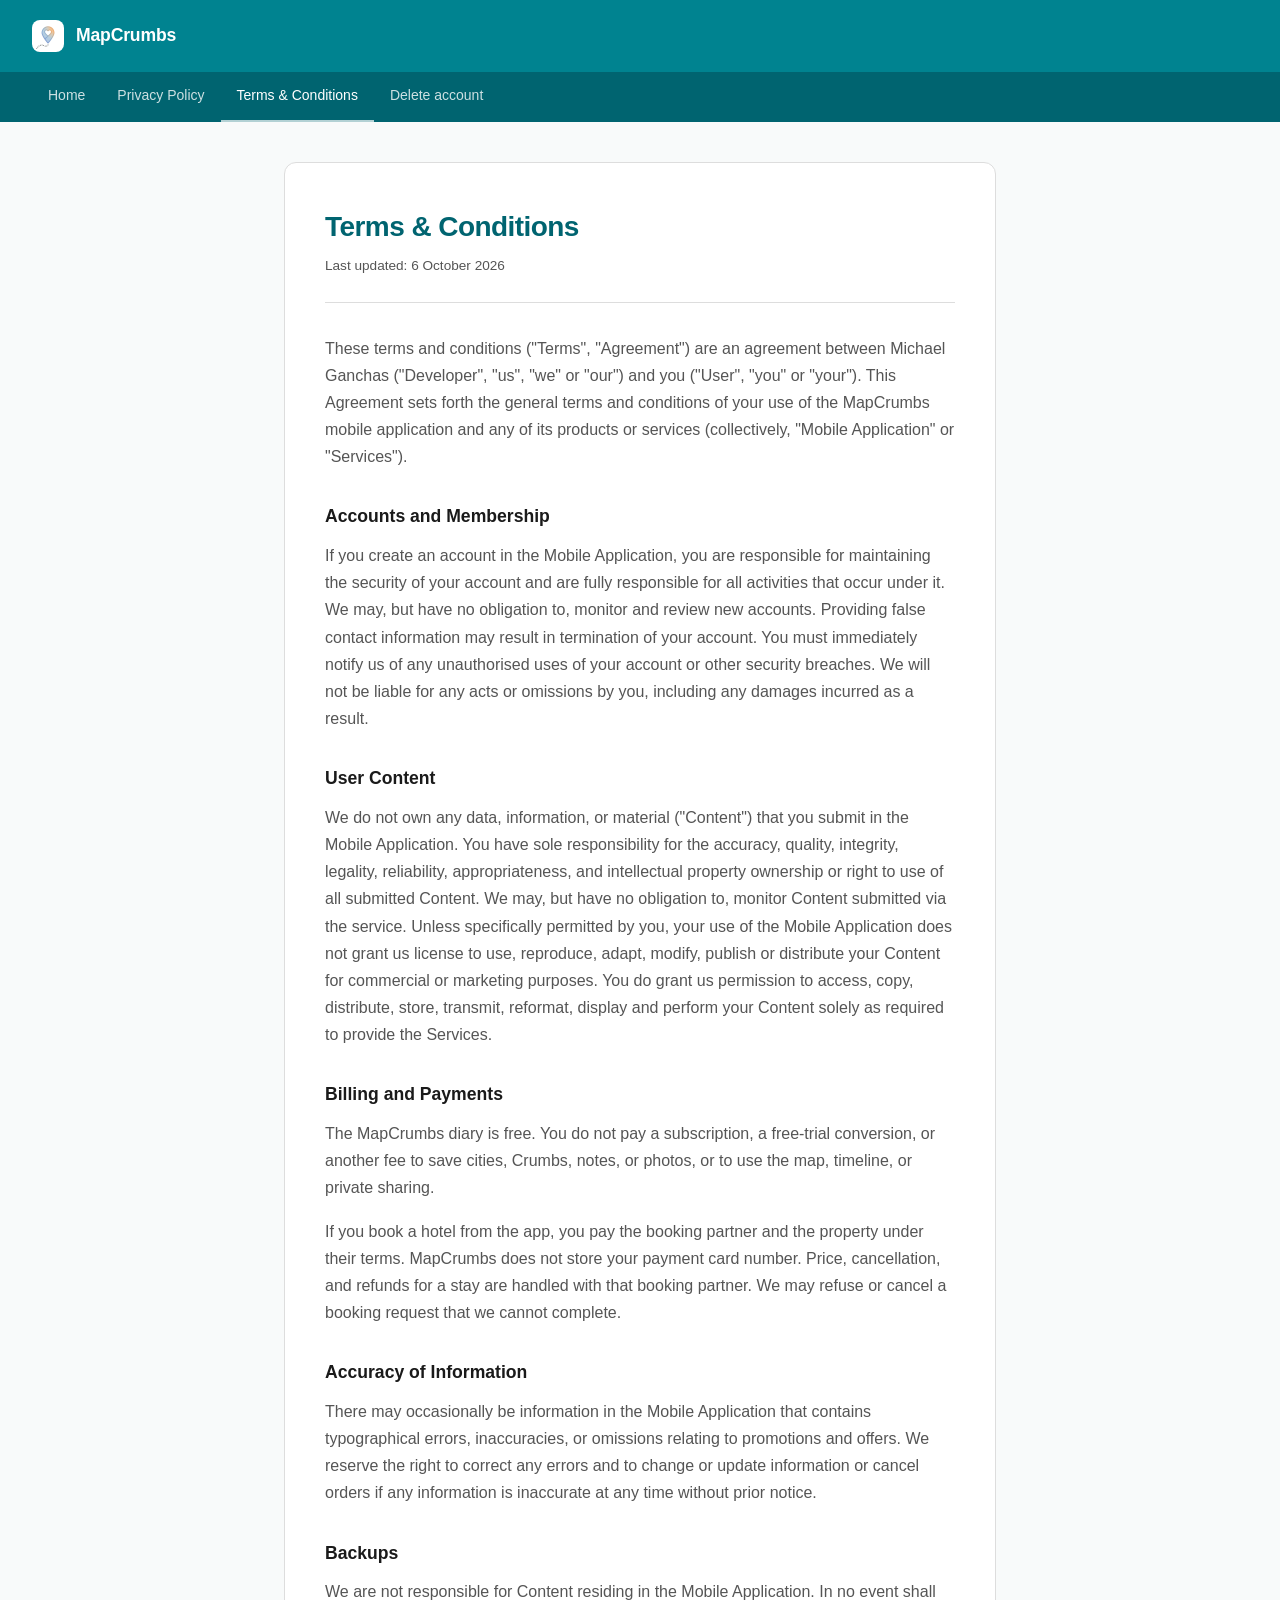
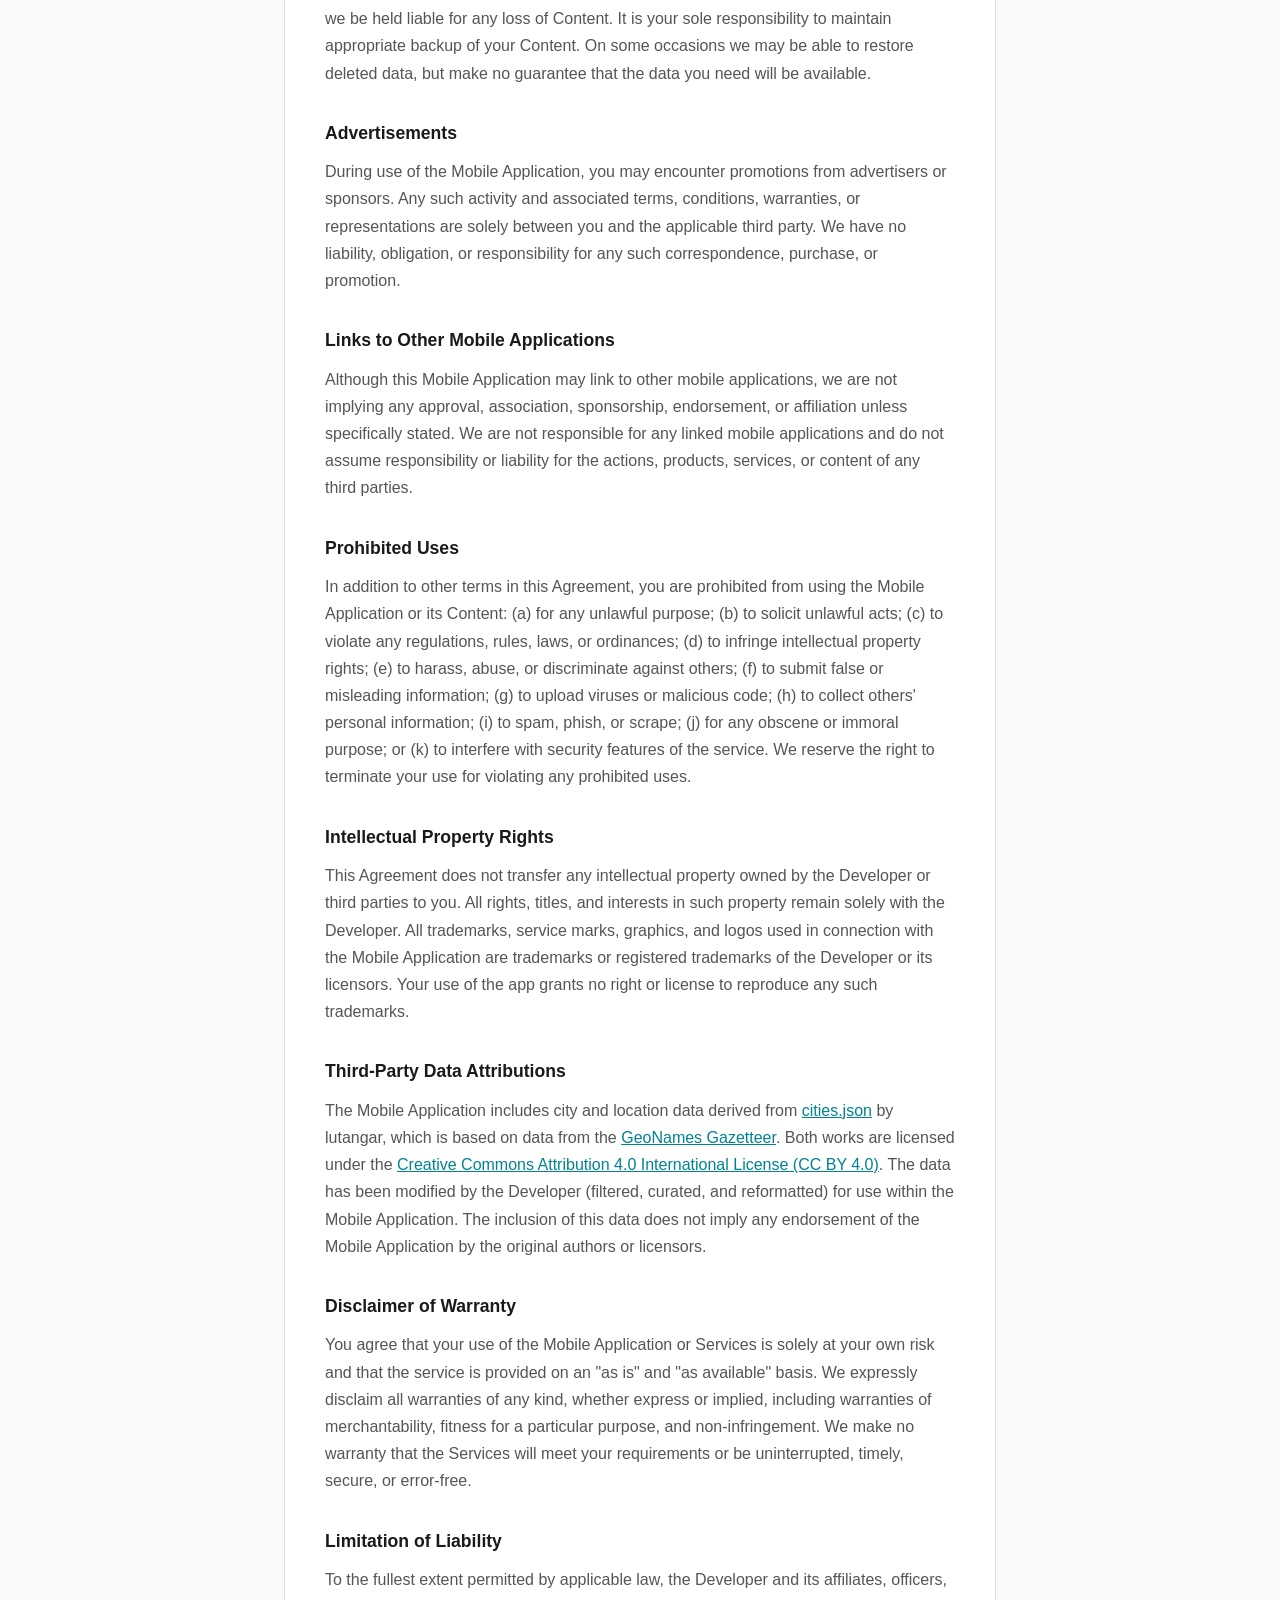
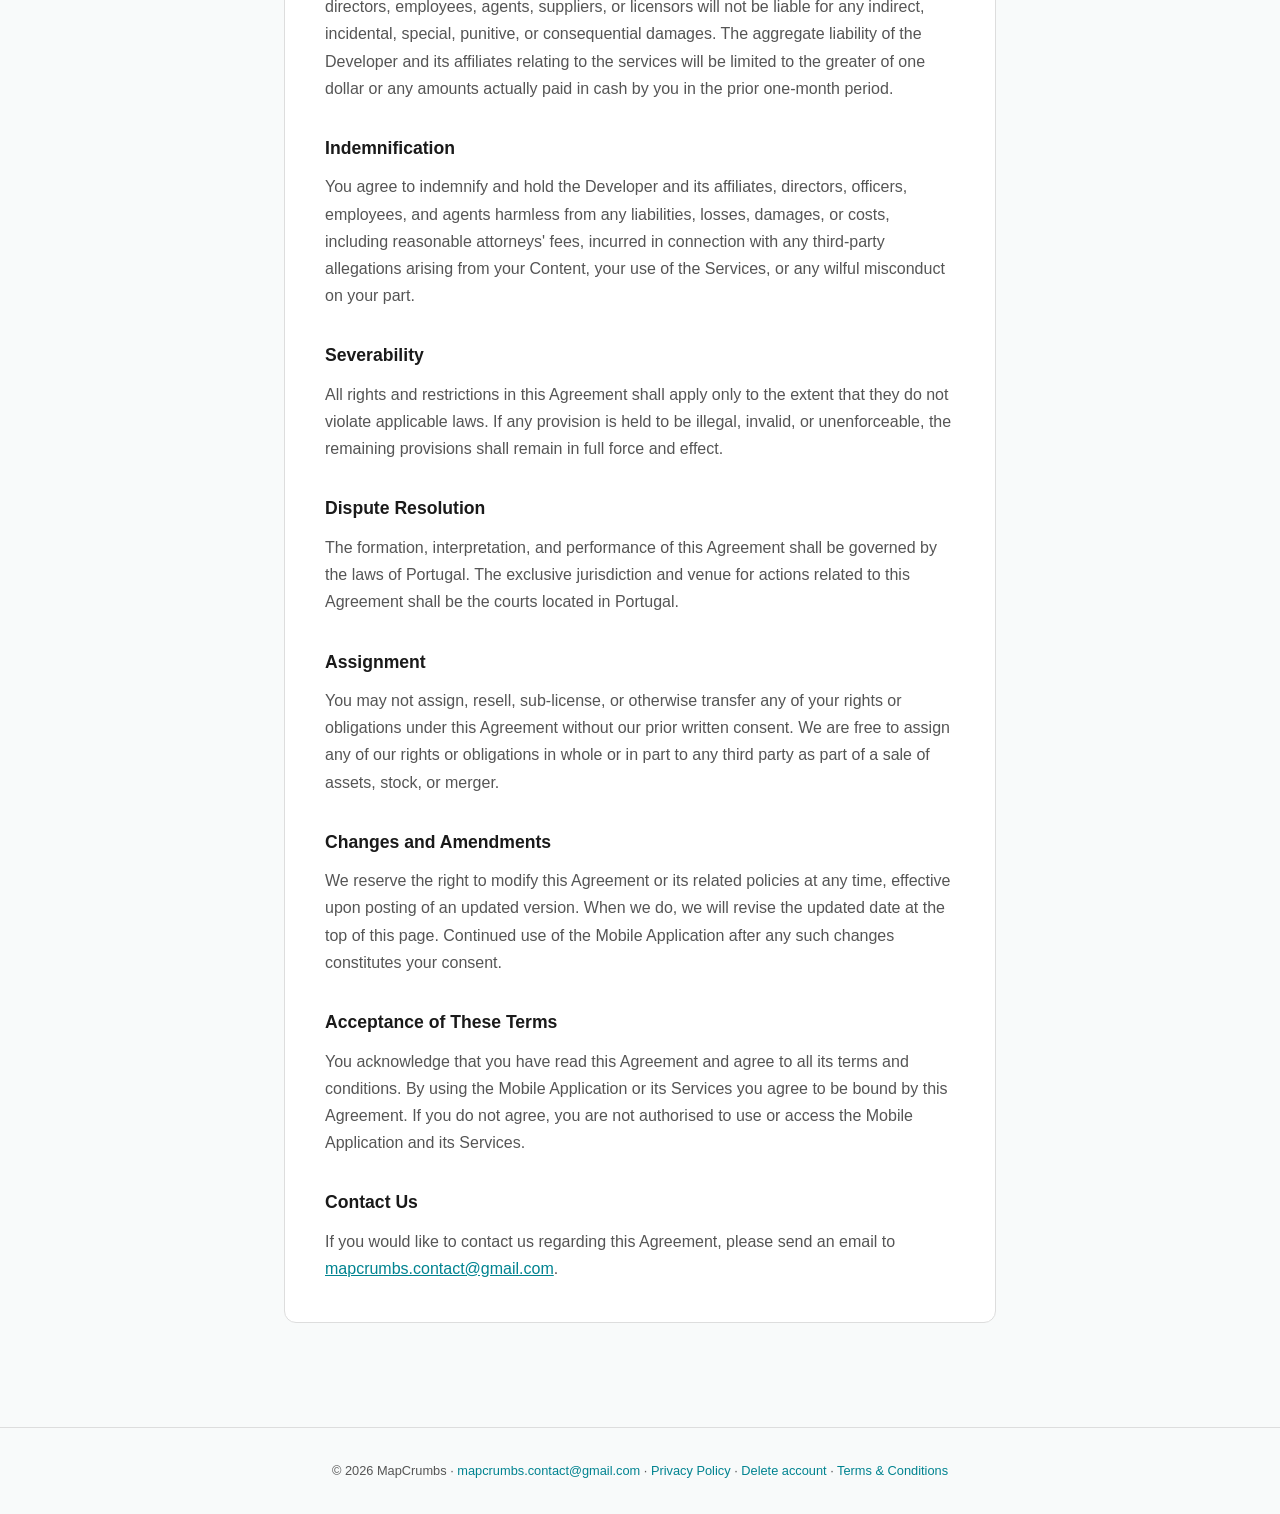
<file: terms-and-conditions.html>
<!DOCTYPE html>
<html lang="en">
<head>
  <meta charset="UTF-8" />
  <meta name="viewport" content="width=device-width, initial-scale=1.0" />
  <title>Terms &amp; Conditions – MapCrumbs</title>
  <link rel="stylesheet" href="style.css" />
</head>
<body>

<header>
  <img src="icon.png" alt="MapCrumbs" style="width:32px;height:32px;border-radius:8px;" />
  <a href="index.html">MapCrumbs</a>
</header>

<nav>
  <a href="index.html">Home</a>
  <a href="privacy-policy.html">Privacy Policy</a>
  <a href="terms-and-conditions.html" class="active">Terms &amp; Conditions</a>
  <a href="delete-account.html">Delete account</a>
</nav>

<main>
  <div class="card">
    <h1>Terms &amp; Conditions</h1>
    <p class="meta">Last updated: 6 October 2026</p>

    <p>These terms and conditions ("Terms", "Agreement") are an agreement between Michael Ganchas ("Developer", "us", "we" or "our") and you ("User", "you" or "your"). This Agreement sets forth the general terms and conditions of your use of the MapCrumbs mobile application and any of its products or services (collectively, "Mobile Application" or "Services").</p>

    <h2>Accounts and Membership</h2>
    <p>If you create an account in the Mobile Application, you are responsible for maintaining the security of your account and are fully responsible for all activities that occur under it. We may, but have no obligation to, monitor and review new accounts. Providing false contact information may result in termination of your account. You must immediately notify us of any unauthorised uses of your account or other security breaches. We will not be liable for any acts or omissions by you, including any damages incurred as a result.</p>

    <h2>User Content</h2>
    <p>We do not own any data, information, or material ("Content") that you submit in the Mobile Application. You have sole responsibility for the accuracy, quality, integrity, legality, reliability, appropriateness, and intellectual property ownership or right to use of all submitted Content. We may, but have no obligation to, monitor Content submitted via the service. Unless specifically permitted by you, your use of the Mobile Application does not grant us license to use, reproduce, adapt, modify, publish or distribute your Content for commercial or marketing purposes. You do grant us permission to access, copy, distribute, store, transmit, reformat, display and perform your Content solely as required to provide the Services.</p>

    <h2>Billing and Payments</h2>
    <p>The MapCrumbs diary is free. You do not pay a subscription, a free-trial conversion, or another fee to save cities, Crumbs, notes, or photos, or to use the map, timeline, or private sharing.</p>
    <p>If you book a hotel from the app, you pay the booking partner and the property under their terms. MapCrumbs does not store your payment card number. Price, cancellation, and refunds for a stay are handled with that booking partner. We may refuse or cancel a booking request that we cannot complete.</p>

    <h2>Accuracy of Information</h2>
    <p>There may occasionally be information in the Mobile Application that contains typographical errors, inaccuracies, or omissions relating to promotions and offers. We reserve the right to correct any errors and to change or update information or cancel orders if any information is inaccurate at any time without prior notice.</p>

    <h2>Backups</h2>
    <p>We are not responsible for Content residing in the Mobile Application. In no event shall we be held liable for any loss of Content. It is your sole responsibility to maintain appropriate backup of your Content. On some occasions we may be able to restore deleted data, but make no guarantee that the data you need will be available.</p>

    <h2>Advertisements</h2>
    <p>During use of the Mobile Application, you may encounter promotions from advertisers or sponsors. Any such activity and associated terms, conditions, warranties, or representations are solely between you and the applicable third party. We have no liability, obligation, or responsibility for any such correspondence, purchase, or promotion.</p>

    <h2>Links to Other Mobile Applications</h2>
    <p>Although this Mobile Application may link to other mobile applications, we are not implying any approval, association, sponsorship, endorsement, or affiliation unless specifically stated. We are not responsible for any linked mobile applications and do not assume responsibility or liability for the actions, products, services, or content of any third parties.</p>

    <h2>Prohibited Uses</h2>
    <p>In addition to other terms in this Agreement, you are prohibited from using the Mobile Application or its Content: (a) for any unlawful purpose; (b) to solicit unlawful acts; (c) to violate any regulations, rules, laws, or ordinances; (d) to infringe intellectual property rights; (e) to harass, abuse, or discriminate against others; (f) to submit false or misleading information; (g) to upload viruses or malicious code; (h) to collect others' personal information; (i) to spam, phish, or scrape; (j) for any obscene or immoral purpose; or (k) to interfere with security features of the service. We reserve the right to terminate your use for violating any prohibited uses.</p>

    <h2>Intellectual Property Rights</h2>
    <p>This Agreement does not transfer any intellectual property owned by the Developer or third parties to you. All rights, titles, and interests in such property remain solely with the Developer. All trademarks, service marks, graphics, and logos used in connection with the Mobile Application are trademarks or registered trademarks of the Developer or its licensors. Your use of the app grants no right or license to reproduce any such trademarks.</p>

    <h2>Third-Party Data Attributions</h2>
    <p>The Mobile Application includes city and location data derived from <a class="inline" href="https://github.com/lutangar/cities.json" target="_blank" rel="noopener">cities.json</a> by lutangar, which is based on data from the <a class="inline" href="https://www.geonames.org" target="_blank" rel="noopener">GeoNames Gazetteer</a>. Both works are licensed under the <a class="inline" href="https://creativecommons.org/licenses/by/4.0/" target="_blank" rel="noopener">Creative Commons Attribution 4.0 International License (CC BY 4.0)</a>. The data has been modified by the Developer (filtered, curated, and reformatted) for use within the Mobile Application. The inclusion of this data does not imply any endorsement of the Mobile Application by the original authors or licensors.</p>
    
    <h2>Disclaimer of Warranty</h2>
    <p>You agree that your use of the Mobile Application or Services is solely at your own risk and that the service is provided on an "as is" and "as available" basis. We expressly disclaim all warranties of any kind, whether express or implied, including warranties of merchantability, fitness for a particular purpose, and non-infringement. We make no warranty that the Services will meet your requirements or be uninterrupted, timely, secure, or error-free.</p>

    <h2>Limitation of Liability</h2>
    <p>To the fullest extent permitted by applicable law, the Developer and its affiliates, officers, directors, employees, agents, suppliers, or licensors will not be liable for any indirect, incidental, special, punitive, or consequential damages. The aggregate liability of the Developer and its affiliates relating to the services will be limited to the greater of one dollar or any amounts actually paid in cash by you in the prior one-month period.</p>

    <h2>Indemnification</h2>
    <p>You agree to indemnify and hold the Developer and its affiliates, directors, officers, employees, and agents harmless from any liabilities, losses, damages, or costs, including reasonable attorneys' fees, incurred in connection with any third-party allegations arising from your Content, your use of the Services, or any wilful misconduct on your part.</p>

    <h2>Severability</h2>
    <p>All rights and restrictions in this Agreement shall apply only to the extent that they do not violate applicable laws. If any provision is held to be illegal, invalid, or unenforceable, the remaining provisions shall remain in full force and effect.</p>

    <h2>Dispute Resolution</h2>
    <p>The formation, interpretation, and performance of this Agreement shall be governed by the laws of Portugal. The exclusive jurisdiction and venue for actions related to this Agreement shall be the courts located in Portugal.</p>

    <h2>Assignment</h2>
    <p>You may not assign, resell, sub-license, or otherwise transfer any of your rights or obligations under this Agreement without our prior written consent. We are free to assign any of our rights or obligations in whole or in part to any third party as part of a sale of assets, stock, or merger.</p>

    <h2>Changes and Amendments</h2>
    <p>We reserve the right to modify this Agreement or its related policies at any time, effective upon posting of an updated version. When we do, we will revise the updated date at the top of this page. Continued use of the Mobile Application after any such changes constitutes your consent.</p>

    <h2>Acceptance of These Terms</h2>
    <p>You acknowledge that you have read this Agreement and agree to all its terms and conditions. By using the Mobile Application or its Services you agree to be bound by this Agreement. If you do not agree, you are not authorised to use or access the Mobile Application and its Services.</p>

    <h2>Contact Us</h2>
    <p>If you would like to contact us regarding this Agreement, please send an email to <a class="inline" href="mailto:mapcrumbs.contact@gmail.com">mapcrumbs.contact@gmail.com</a>.</p>
  </div>
</main>

<footer>
  <p>© 2026 MapCrumbs · <a href="mailto:mapcrumbs.contact@gmail.com">mapcrumbs.contact@gmail.com</a> · <a href="privacy-policy.html">Privacy Policy</a> · <a href="delete-account.html">Delete account</a> · <a href="terms-and-conditions.html">Terms &amp; Conditions</a></p>
</footer>

</body>
</html>
</file>
<file: style.css>
*, *::before, *::after { box-sizing: border-box; margin: 0; padding: 0; }

:root {
  --teal: #008390;
  --teal-dark: #006470;
  --teal-light: #e1f5ee;
  --text: #1a1a1a;
  --text-muted: #555;
  --border: #ddd;
  --bg: #fff;
  --bg-secondary: #f8fafa;
  --radius: 8px;
}

body {
  font-family: -apple-system, BlinkMacSystemFont, "Segoe UI", Helvetica, Arial, sans-serif;
  font-size: 16px;
  line-height: 1.7;
  color: var(--text);
  background: var(--bg-secondary);
}

header {
  background: var(--teal);
  padding: 1.25rem 2rem;
  display: flex;
  align-items: center;
  gap: 0.75rem;
}

header .logo-mark {
  width: 32px;
  height: 32px;
  background: rgba(255,255,255,0.2);
  border-radius: 8px;
  display: flex;
  align-items: center;
  justify-content: center;
  font-size: 18px;
}

header a {
  color: #fff;
  text-decoration: none;
  font-size: 1.1rem;
  font-weight: 600;
  letter-spacing: -0.01em;
}

nav {
  background: var(--teal-dark);
  padding: 0 2rem;
  display: flex;
  gap: 0;
  overflow-x: auto;
}

nav a {
  color: rgba(255,255,255,0.8);
  text-decoration: none;
  font-size: 0.875rem;
  padding: 0.75rem 1rem;
  display: block;
  border-bottom: 2px solid transparent;
  white-space: nowrap;
  transition: color 0.15s, border-color 0.15s;
}

nav a:hover { color: #fff; }
nav a.active { color: #fff; border-bottom-color: rgba(255,255,255,0.7); }

main {
  max-width: 760px;
  margin: 2.5rem auto;
  padding: 0 1.5rem 4rem;
}

.card {
  background: var(--bg);
  border: 1px solid var(--border);
  border-radius: 12px;
  padding: 2.5rem;
}

h1 {
  font-size: 1.75rem;
  font-weight: 700;
  color: var(--teal-dark);
  margin-bottom: 0.25rem;
  letter-spacing: -0.02em;
}

.meta {
  font-size: 0.85rem;
  color: var(--text-muted);
  margin-bottom: 2rem;
  padding-bottom: 1.5rem;
  border-bottom: 1px solid var(--border);
}

h2 {
  font-size: 1.1rem;
  font-weight: 600;
  color: var(--text);
  margin: 2rem 0 0.6rem;
}

p { margin-bottom: 1rem; color: var(--text-muted); }
p:last-child { margin-bottom: 0; }

a.inline { color: var(--teal); }
a.inline:hover { color: var(--teal-dark); }

ul, ol {
  margin: 0.5rem 0 1rem 1.5rem;
  color: var(--text-muted);
}

ul li, ol li { margin-bottom: 0.35rem; }

strong { color: var(--text); font-weight: 600; }

footer {
  text-align: center;
  padding: 2rem;
  font-size: 0.8rem;
  color: var(--text-muted);
  border-top: 1px solid var(--border);
}

footer a { color: var(--teal); text-decoration: none; }
footer a:hover { text-decoration: underline; }

.home-grid {
  display: grid;
  grid-template-columns: repeat(auto-fit, minmax(280px, 1fr));
  gap: 1.25rem;
  margin-top: 2rem;
}

.home-card {
  background: var(--bg);
  border: 1px solid var(--border);
  border-radius: 12px;
  padding: 1.75rem;
  text-decoration: none;
  color: inherit;
  display: block;
  transition: border-color 0.15s, box-shadow 0.15s;
}

.home-card:hover {
  border-color: var(--teal);
  box-shadow: 0 0 0 3px var(--teal-light);
}

.home-card .icon {
  font-size: 1.75rem;
  margin-bottom: 0.75rem;
}

.home-card h2 {
  font-size: 1rem;
  font-weight: 600;
  color: var(--teal-dark);
  margin: 0 0 0.4rem;
}

.home-card p {
  font-size: 0.875rem;
  margin: 0;
}

.hero {
  text-align: center;
  padding: 2.5rem 1rem 1.5rem;
}

.hero h1 { font-size: 2rem; margin-bottom: 0.5rem; }
.hero p { font-size: 1rem; max-width: 480px; margin: 0 auto 2rem; }

@media (max-width: 600px) {
  .card { padding: 1.5rem; }
  header, nav { padding-left: 1rem; padding-right: 1rem; }
  main { padding: 0 1rem 3rem; }
  .hero h1 { font-size: 1.5rem; }
}
</file>
